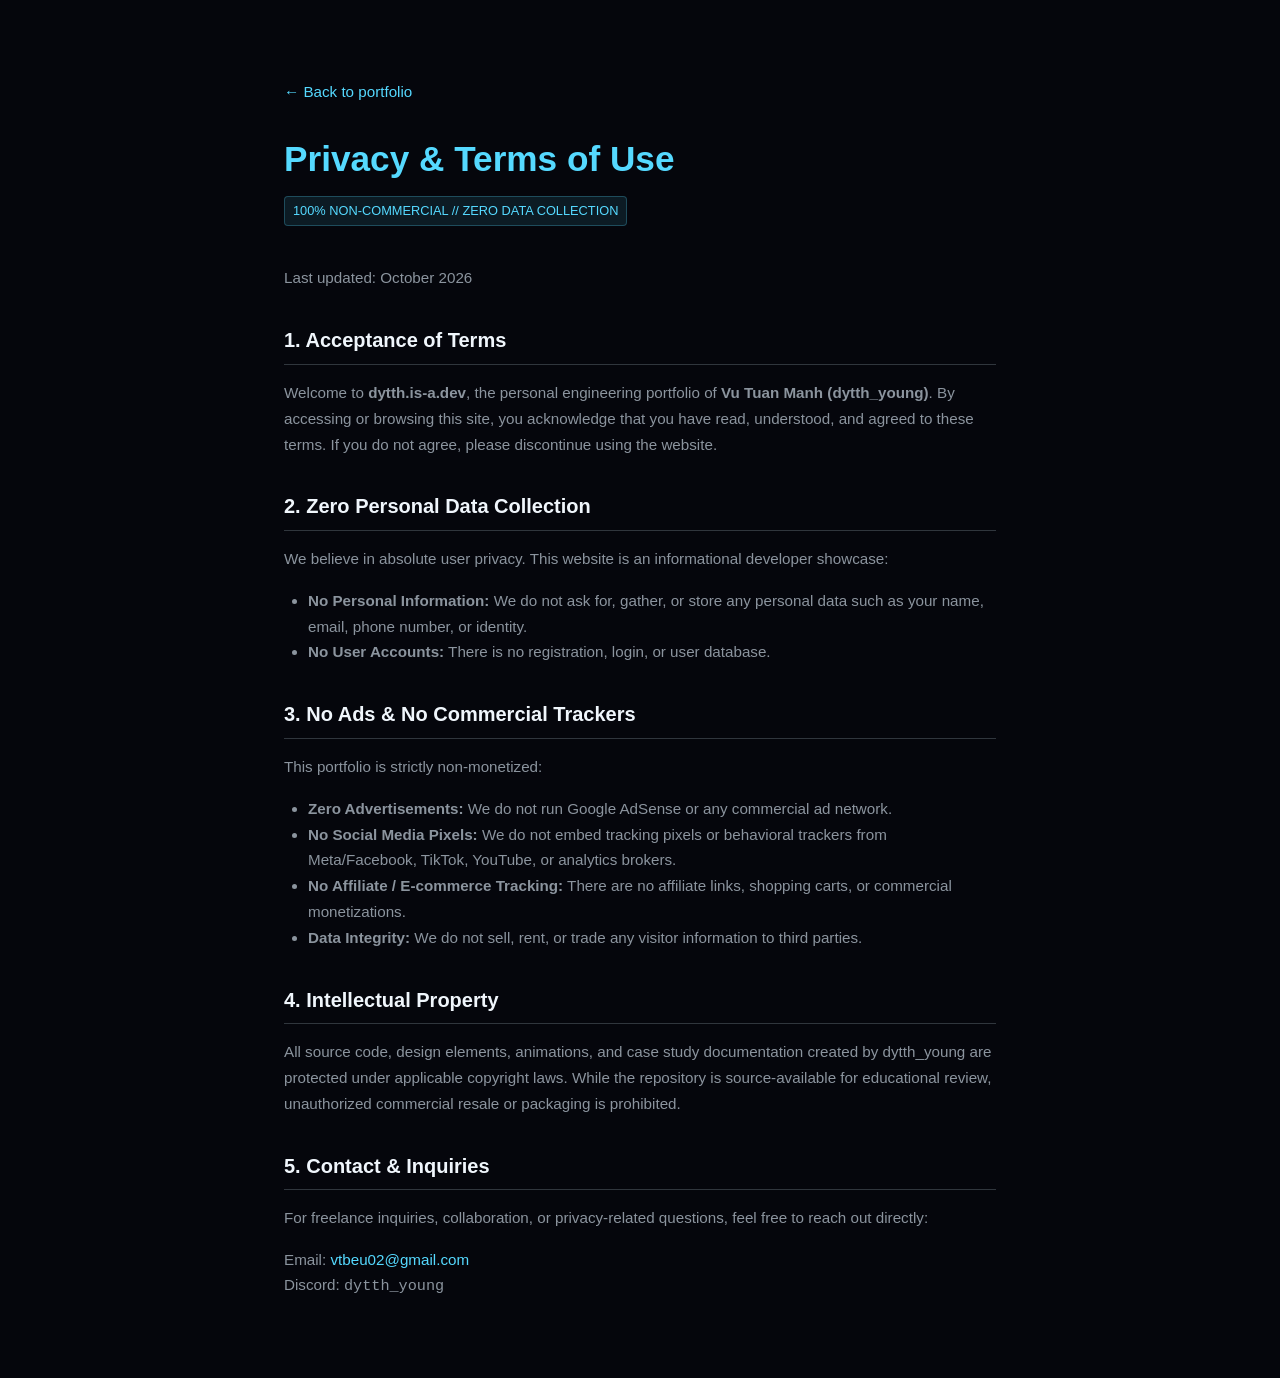
<file: privacy.html>
<!doctype html>
<html lang="en">
<head>
  <meta charset="utf-8">
  <meta name="viewport" content="width=device-width, initial-scale=1">
  <title>Privacy &amp; Terms — dytth_young</title>
  <meta name="description" content="Privacy commitment and terms of use for dytth.is-a.dev. 100% non-commercial, zero personal data collection.">
  <link rel="canonical" href="https://dytth.is-a.dev/privacy.html">
  <link rel="stylesheet" href="css/styles.css">
  <style>
    .legal-container {
      max-width: 760px;
      margin: 0 auto;
      padding: 64px 24px;
      color: #e6edf3;
      font-family: -apple-system, BlinkMacSystemFont, "Segoe UI", Roboto, sans-serif;
      line-height: 1.7;
    }
    .legal-container h1 { font-size: 2.2rem; color: #55d9ff; margin-bottom: 0.5rem; }
    .legal-container h2 { font-size: 1.25rem; color: #f0f6fc; margin-top: 2rem; margin-bottom: 0.75rem; border-bottom: 1px solid #30363d; padding-bottom: 0.4rem; }
    .legal-container p, .legal-container li { color: #8b949e; font-size: 0.95rem; }
    .legal-container ul { padding-left: 1.5rem; margin-bottom: 1rem; }
    .legal-container a { color: #55d9ff; text-decoration: none; }
    .legal-container a:hover { text-decoration: underline; }
    .badge-clean { display: inline-block; background: rgba(85,217,255,0.1); color: #55d9ff; border: 1px solid rgba(85,217,255,0.25); padding: 3px 8px; border-radius: 4px; font-size: 0.8rem; margin-bottom: 1.5rem; }
  </style>
</head>
<body>
  <main class="legal-container">
    <p><a href="/">← Back to portfolio</a></p>
    <h1>Privacy &amp; Terms of Use</h1>
    <div class="badge-clean">100% NON-COMMERCIAL // ZERO DATA COLLECTION</div>
    <p>Last updated: October 2026</p>

    <h2>1. Acceptance of Terms</h2>
    <p>Welcome to <strong>dytth.is-a.dev</strong>, the personal engineering portfolio of <strong>Vu Tuan Manh (dytth_young)</strong>. By accessing or browsing this site, you acknowledge that you have read, understood, and agreed to these terms. If you do not agree, please discontinue using the website.</p>

    <h2>2. Zero Personal Data Collection</h2>
    <p>We believe in absolute user privacy. This website is an informational developer showcase:</p>
    <ul>
      <li><strong>No Personal Information:</strong> We do not ask for, gather, or store any personal data such as your name, email, phone number, or identity.</li>
      <li><strong>No User Accounts:</strong> There is no registration, login, or user database.</li>
    </ul>

    <h2>3. No Ads &amp; No Commercial Trackers</h2>
    <p>This portfolio is strictly non-monetized:</p>
    <ul>
      <li><strong>Zero Advertisements:</strong> We do not run Google AdSense or any commercial ad network.</li>
      <li><strong>No Social Media Pixels:</strong> We do not embed tracking pixels or behavioral trackers from Meta/Facebook, TikTok, YouTube, or analytics brokers.</li>
      <li><strong>No Affiliate / E-commerce Tracking:</strong> There are no affiliate links, shopping carts, or commercial monetizations.</li>
      <li><strong>Data Integrity:</strong> We do not sell, rent, or trade any visitor information to third parties.</li>
    </ul>

    <h2>4. Intellectual Property</h2>
    <p>All source code, design elements, animations, and case study documentation created by dytth_young are protected under applicable copyright laws. While the repository is source-available for educational review, unauthorized commercial resale or packaging is prohibited.</p>

    <h2>5. Contact &amp; Inquiries</h2>
    <p>For freelance inquiries, collaboration, or privacy-related questions, feel free to reach out directly:</p>
    <p>Email: <a href="mailto:vtbeu02@gmail.com">vtbeu02@gmail.com</a><br>Discord: <code>dytth_young</code></p>
  </main>
  <script type="module" src="js/privacy.js"></script>
</body>
</html>
</file>
<file: css/styles.css>
/* ==========================================================================
   dytth_young - Master Stylesheet
   Theme: Minimalist Cyberpunk & Dark Editorial Precision
   Typography: Unbounded (Display) + Sora (Body)
   Borders: Strictly 0px radius (Sharp rectangular brutalism)
   ========================================================================== */



/* --------------------------------------------------------------------------
   1. Design Tokens & Base Setup
   -------------------------------------------------------------------------- */
:root {
  --bg: #05060c;
  --panel: #090c14;
  --line: rgba(255, 255, 255, 0.22);
  --line-base: #f4f5f8;
  --text: #f7f8fc;
  --muted: #9298aa;
  --cyan: #35ddff;
  --violet: #8170ff;
  --bridge: #5ba6ff;
  --display: "Unbounded", sans-serif;
  --body: "Sora", sans-serif;
  --sans: var(--body);
  --mono: var(--body);
}

* {
  box-sizing: border-box;
}

html {
  overflow-x: clip;
  max-width: 100vw;
  width: 100%;
  scrollbar-color: #5968ff #070912;
  scrollbar-width: thin;
}

@media (hover: hover) and (pointer: fine) {
  html {
    scroll-behavior: smooth;
  }
}

body {
  margin: 0;
  overflow-x: clip;
  max-width: 100vw;
  width: 100%;
  -webkit-overflow-scrolling: touch;
  background: var(--bg);
  color: var(--text);
  font-family: var(--body);
  line-height: 1.5;
}

button {
  font-family: var(--body);
}

a {
  color: inherit;
  text-decoration: none;
}

img {
  display: block;
  max-width: 100%;
}

::selection {
  background: var(--violet);
  color: #fff;
}

/* Custom Scrollbars */
::-webkit-scrollbar {
  width: 12px;
}

::-webkit-scrollbar-track {
  background: #070912;
  border-left: 1px solid rgba(255, 255, 255, 0.08);
}

::-webkit-scrollbar-thumb {
  border: 3px solid #070912;
  border-radius: 999px;
  background: linear-gradient(180deg, #34ddff, #765cff);
}

::-webkit-scrollbar-thumb:hover {
  background: linear-gradient(180deg, #78ebff, #9b87ff);
}

/* Scroll Lock States */
html.modal-open,
body.modal-open,
html.is-loading,
body.is-loading {
  overflow: hidden !important;
  height: 100% !important;
  overscroll-behavior: none !important;
  touch-action: none !important;
}

/* --------------------------------------------------------------------------
   2. Canvas Starfield & Vignette
   -------------------------------------------------------------------------- */
.starfield-canvas {
  position: fixed;
  inset: 0;
  z-index: 0;
  width: 100vw;
  height: 100vh;
  pointer-events: none;
  transform: translateZ(0);
}

.ambient-vignette {
  position: fixed;
  inset: 0;
  z-index: 0;
  pointer-events: none;
  background: radial-gradient(ellipse at 50% 45%, transparent 45%, rgba(3, 4, 8, 0.45) 75%, rgba(2, 3, 6, 0.85) 100%);
}

main {
  position: relative;
  z-index: 1;
  overflow-x: clip;
  max-width: 100vw;
  width: 100%;
}

/* --------------------------------------------------------------------------
   3. Terminal Loading Screen
   -------------------------------------------------------------------------- */
.project-loading-screen {
  position: fixed;
  inset: 0;
  z-index: 100000;
  display: flex;
  flex-direction: column;
  align-items: center;
  justify-content: center;
  width: 100vw;
  height: 100dvh;
  padding: 24px;
  overflow: hidden;
  background: #05060c;
  color: #f7f8fc;
  opacity: 1;
  visibility: visible;
  transition: opacity 0.45s cubic-bezier(0.16, 1, 0.3, 1), visibility 0.45s ease;
  pointer-events: auto;
}

.project-loading-screen.is-fading {
  opacity: 0;
  visibility: hidden;
  pointer-events: none;
}

.project-loading-screen[hidden] {
  display: none !important;
}

.terminal-loader-line {
  display: inline-flex;
  align-items: center;
  gap: 8px;
  font-family: var(--body);
  font-size: clamp(12px, 1.3vw, 15px);
  font-weight: 500;
  color: #e6ebf5;
  letter-spacing: 0.08em;
  text-transform: uppercase;
}

.terminal-prompt {
  color: var(--cyan);
  font-weight: 700;
}

.terminal-text {
  color: #e6ebf5;
  font-weight: 500;
}

.terminal-pct {
  color: #ffffff;
  font-weight: 700;
  transition: color 0.2s ease;
}

.project-loading-screen[data-state="error"] .terminal-pct {
  color: #f23f43;
}

.terminal-cursor {
  display: inline-block;
  color: var(--cyan);
  font-weight: 700;
  animation: terminalBlink 0.9s infinite;
}

@keyframes terminalBlink {
  0%, 100% { opacity: 1; }
  50% { opacity: 0; }
}

.terminal-retry-btn {
  margin-top: 20px;
  padding: 8px 16px;
  border: 1px dashed rgba(255, 255, 255, 0.35);
  border-radius: 0;
  background: transparent;
  color: #e2e8f0;
  font-family: var(--body);
  font-size: 11px;
  letter-spacing: 0.1em;
  text-transform: uppercase;
  cursor: pointer;
  transition: all 0.2s ease;
}

.terminal-retry-btn:hover,
.terminal-retry-btn:focus-visible {
  border-color: var(--cyan);
  color: var(--cyan);
  background: rgba(53, 221, 255, 0.08);
  outline: none;
}

/* --------------------------------------------------------------------------
   4. Centered Hero & Hero Title Spacing (Guaranteed Never Wrap)
   -------------------------------------------------------------------------- */
.hero {
  min-height: 100svh;
  width: 100%;
  max-width: 100vw;
  box-sizing: border-box;
  overflow-x: hidden;
  display: flex !important;
  align-items: center !important;
  justify-content: center !important;
  padding: clamp(50px, 7vw, 90px) 16px clamp(40px, 6vw, 70px) !important;
  position: relative;
  z-index: 2;
  margin: 0 auto !important;
}

.hero-center {
  width: 100%;
  max-width: min(100%, 780px) !important;
  margin: 0 auto !important;
  display: flex;
  flex-direction: column;
  align-items: center;
  justify-content: center;
  text-align: center;
  box-sizing: border-box;
}

.unselectable,
.hero-center #hero-title,
.hero-center .alias {
  user-select: none !important;
  -webkit-user-select: none !important;
  -moz-user-select: none !important;
  -ms-user-select: none !important;
  cursor: default !important;
}

.hero-center #hero-title {
  margin: 0 auto 10px auto !important;
  padding: 0 !important;
  width: max-content !important;
  max-width: 100% !important;
  box-sizing: border-box !important;
  font-family: var(--display) !important;
  font-weight: 600 !important;
  font-size: clamp(2.2rem, 5.2vw, 4.2rem) !important;
  line-height: 1.08 !important;
  letter-spacing: -0.055em !important;
  justify-content: center !important;
  text-align: center !important;
  display: inline-flex !important;
  flex-wrap: nowrap !important;
  white-space: nowrap !important;
  align-items: baseline !important;
  pointer-events: none;
  overflow: visible;
  background: none;
  color: inherit;
  -webkit-text-fill-color: initial;
}

.hero h1 .name-cyan,
.hero h1 .name-bridge,
.hero h1 .name-violet {
  display: inline-flex !important;
  flex-wrap: nowrap !important;
  white-space: nowrap !important;
}

.hero h1 .name-cyan {
  color: var(--cyan);
  text-shadow: 0 0 24px rgba(53, 221, 255, 0.24);
}

.hero h1 .name-bridge {
  color: var(--bridge);
  text-shadow: 0 0 24px rgba(91, 166, 255, 0.33);
}

/* Underscore spacing: Ensures '_' and 'y' have generous breathing space and never collide */
.hero h1 .name-bridge .scatter-char {
  display: inline-block !important;
  color: var(--bridge) !important;
  -webkit-text-fill-color: var(--bridge) !important;
  margin-left: 0.05em !important;
  margin-right: 0.20em !important;
  text-shadow: 0 0 24px rgba(91, 166, 255, 0.35);
}

.hero h1 .name-violet {
  color: var(--violet);
  text-shadow: 0 0 24px rgba(129, 112, 255, 0.24);
}

.hero-center #hero-title .scatter-char {
  display: inline-block;
  will-change: transform, opacity;
  transform-origin: 50% 50%;
  pointer-events: none;
}

.hero-center .alias {
  display: block !important;
  width: 100% !important;
  max-width: 100% !important;
  box-sizing: border-box !important;
  margin: 0 0 24px 0 !important;
  padding: 0 !important;
  font-family: var(--body) !important;
  font-size: clamp(12.5px, 1.1vw, 15px) !important;
  color: #9aa2b8 !important;
  text-align: center !important;
  will-change: transform, opacity;
  pointer-events: none;
}

/* --------------------------------------------------------------------------
   5. Discord Profile Card & Typewriter Bio
   -------------------------------------------------------------------------- */
.hero-center .discord-card {
  position: relative !important;
  inset: auto !important;
  width: 100% !important;
  max-width: 440px !important;
  margin: 0 auto !important;
  padding: 0 !important;
  box-sizing: border-box !important;
  display: flex !important;
  justify-content: center !important;
}

.hero-center .discord-profile {
  position: relative !important;
  width: 100% !important;
  max-width: 440px !important;
  box-sizing: border-box !important;
  overflow: hidden !important;
  border-radius: 0 !important;
  border: 1px solid rgba(255, 255, 255, 0.28) !important;
  background: linear-gradient(165deg, #073c3e 0%, #101b32 51%, #250029 100%) !important;
  box-shadow: 0 24px 65px rgba(0, 0, 0, 0.7) !important;
}

.hero-socials {
  position: absolute !important;
  top: 12px !important;
  right: 12px !important;
  z-index: 15 !important;
  margin: 0 !important;
  display: flex !important;
  flex-wrap: wrap !important;
  justify-content: flex-end !important;
  max-width: calc(100% - 24px) !important;
  gap: 6px !important;
}

.hero-socials a,
.hero-socials button {
  width: 32px !important;
  height: 32px !important;
  background: rgba(10, 14, 24, 0.75) !important;
  border: 1px solid rgba(255, 255, 255, 0.22) !important;
  border-radius: 50% !important;
  padding: 0 !important;
  box-shadow: 0 4px 14px rgba(0, 0, 0, 0.4) !important;
  display: grid !important;
  place-items: center !important;
  color: #fff !important;
  cursor: pointer;
  transition: all 0.2s cubic-bezier(0.16, 1, 0.3, 1) !important;
}

.hero-socials a:hover,
.hero-socials button:hover {
  background: #ffffff !important;
  color: #05060c !important;
  border-color: #ffffff !important;
  transform: translateY(-2px) scale(1.08) !important;
}

.hero-socials img {
  width: 14px !important;
  height: 14px !important;
}

.hero-socials svg {
  width: 15px !important;
  height: 15px !important;
  stroke: #ffffff !important;
  color: #ffffff !important;
}

.hero-socials a:hover svg,
.hero-socials button:hover svg {
  stroke: #05060c !important;
}

.discord-mini-banner {
  height: 132px;
  border-bottom: 1px solid rgba(255, 255, 255, 0.12);
  background: radial-gradient(circle at 76% 18%, rgba(94, 231, 215, 0.33), transparent 28%),
              linear-gradient(135deg, #153653, #33265e 55%, #0a6b68);
}

.discord-profile-content {
  padding: 0 22px 22px;
}

.profile-top {
  display: flex;
  align-items: flex-end;
  gap: 14px;
  margin-top: -42px;
}

.avatar-cluster {
  position: relative;
  flex: 0 0 94px;
  width: 94px;
  height: 94px;
}

.discord-avatar {
  width: 94px;
  height: 94px;
  object-fit: cover;
  object-position: center;
  border: 6px solid #0d2734;
  border-radius: 50%;
  clip-path: circle(50%);
  background: #23283a;
}

.presence-dot {
  position: absolute;
  right: 5px;
  bottom: 3px;
  width: 21px;
  height: 21px;
  border: 4px solid #0d2734;
  border-radius: 50%;
  background: #80848e;
}

.presence-dot.online {
  background: #23a55a;
  box-shadow: 0 0 10px #23a55a;
  animation: presenceBreathing 3s ease-in-out infinite;
}

@keyframes presenceBreathing {
  0%, 100% {
    box-shadow: 0 0 6px rgba(35, 165, 90, 0.45);
    transform: scale(1);
  }
  50% {
    box-shadow: 0 0 16px rgba(35, 165, 90, 0.95);
    transform: scale(1.06);
  }
}

.presence-dot.idle { background: #f0b232; }
.presence-dot.dnd { background: #f23f43; }

.discord-identity {
  min-width: 0;
  padding-bottom: 7px;
  text-align: left;
}

.discord-name {
  padding: 0;
  border: 0;
  background: none;
  color: #fff;
  cursor: pointer;
  font-family: var(--display);
  font-size: 1.45rem;
  font-weight: 700;
  text-shadow: 0 0 12px rgba(94, 231, 215, 0.72);
}

.discord-handle {
  color: #d0d4e2;
  font: 400 10.5px var(--body);
}

.discord-section {
  margin-top: 16px;
  text-align: left;
}

.discord-section label {
  display: block;
  margin-bottom: 7px;
  font-size: 10px;
  font-weight: 800;
  text-transform: uppercase;
  color: #949eff;
}

.discord-bio {
  margin: 0;
  color: #fff;
  font: 400 12.5px/1.48 var(--body);
  white-space: pre-line;
  min-height: 38px;
}

.typewriter-cursor {
  display: inline-block;
  color: var(--cyan);
  font-weight: 700;
  margin-left: 2px;
  animation: typewriterBlink 0.75s infinite;
}

.typewriter-cursor.cursor-idle {
  animation: typewriterBlink 1.4s infinite;
  opacity: 0.6;
}

@keyframes typewriterBlink {
  0%, 100% { opacity: 1; }
  50% { opacity: 0; }
}

.discord-playing {
  margin-top: 15px;
  padding: 12px;
  border-radius: 0;
  background: rgba(255, 255, 255, 0.08);
  border: 1px solid rgba(255, 255, 255, 0.12);
  text-align: left;
}

.playing-head {
  display: flex;
  justify-content: space-between;
  color: #d9d9e1;
  font-size: 10px;
  font-weight: 800;
}

.playing-body {
  display: flex;
  align-items: center;
  gap: 11px;
  margin-top: 8px;
}

.bot-activity-icon {
  flex: 0 0 52px;
  width: 52px;
  height: 52px;
  object-fit: cover;
  object-position: center;
  border: 2px solid rgba(255, 255, 255, 0.15);
  border-radius: 0;
  background: #171922;
}

.playing-body > div:last-child {
  min-width: 0;
}

.playing-body strong {
  display: block;
  overflow: hidden;
  max-width: 260px;
  text-overflow: ellipsis;
  white-space: nowrap;
  font-size: 12px;
}

.playing-body span {
  display: flex;
  align-items: center;
  gap: 5px;
  margin-top: 5px;
  color: #60d98b;
  font: 500 9.5px var(--body);
}

/* --------------------------------------------------------------------------
   6. Project Category Sections & Grid Cards
   -------------------------------------------------------------------------- */
.project-category-section {
  padding: clamp(36px, 5vw, 76px) 0;
  border-top: 1px solid rgba(255, 255, 255, 0.05);
}

.project-category-section:first-of-type {
  border-top: none;
}

.section-head {
  padding: 0 clamp(22px, 5vw, 92px);
  margin-bottom: clamp(24px, 3.5vw, 46px);
}

.section-head h2 {
  position: relative;
  display: inline-block;
  margin: 0;
  font-family: var(--display);
  font-size: clamp(2.4rem, 5.5vw, 4.4rem);
  font-weight: 600;
  line-height: 1.0;
  letter-spacing: -0.055em;
  background: none;
  color: #f4f5f8;
  -webkit-text-fill-color: currentColor;
}

.section-head h2::after {
  content: '';
  position: absolute;
  bottom: -10px;
  left: 0;
  width: 52px;
  height: 2px;
  background: #ffffff;
  transform: scaleX(0);
  transform-origin: left;
  transition: transform 0.5s cubic-bezier(0.16, 1, 0.3, 1) 0s;
}

.section-head > p {
  margin: 12px 0 0;
  color: var(--muted);
  font: 400 clamp(13px, 1.1vw, 15px) var(--body);
}

/* Category heading: slides in from LEFT on scroll down, slides back LEFT & vanishes on scroll up */
.reveal-from-left {
  opacity: 0;
  transform: translateX(-90px);
  transition: transform 0.85s cubic-bezier(0.16, 1, 0.3, 1), opacity 0.75s ease-out;
  will-change: transform, opacity;
}

.reveal-from-left.on {
  opacity: 1;
  transform: translateX(0);
  transition: transform 1.05s cubic-bezier(0.16, 1, 0.3, 1), opacity 0.9s ease-out;
}

.reveal-from-left.on h2::after {
  transform: scaleX(1);
  transition: transform 0.9s cubic-bezier(0.16, 1, 0.3, 1) 0.35s;
}

.projects-grid {
  display: grid;
  grid-template-columns: repeat(auto-fit, minmax(min(100%, 520px), 1fr));
  gap: 32px;
  padding: 0 clamp(18px, 4.5vw, 84px);
  max-width: 1400px;
  margin: 0 auto;
}

/* Project cards: jump up from BOTTOM one after another on scroll down, slide back down on scroll up */
.project-card {
  position: relative;
  background: #090c14;
  border: 1px solid rgba(255, 255, 255, 0.32) !important;
  border-radius: 0 !important;
  overflow: visible;
  cursor: pointer;
}

.project-card.reveal-up {
  opacity: 0;
  transform: translateY(80px);
  transition: transform 0.85s cubic-bezier(0.16, 1, 0.3, 1), opacity 0.75s ease-out;
  will-change: transform, opacity;
}

.project-card.reveal-up.on {
  opacity: 1;
  transform: translateY(0);
  transition: transform 1.05s cubic-bezier(0.16, 1, 0.3, 1), opacity 0.9s ease-out, border-color 0.25s ease, box-shadow 0.3s ease !important;
  transition-delay: calc(var(--stagger, 0) * 0.18s), calc(var(--stagger, 0) * 0.18s), 0s, 0s !important;
}

.project-card.reveal-up.on:hover,
.project-card.reveal-up.on:focus-visible {
  transform: translateY(-8px) !important;
  border-color: rgba(124, 140, 255, 0.9) !important;
  outline: none;
  box-shadow:
    0 0 0 1px rgba(94, 231, 215, 0.12),
    0 16px 45px rgba(0, 0, 0, 0.42),
    0 0 34px rgba(91, 112, 255, 0.18) !important;
  transition: transform 0.3s cubic-bezier(0.16, 1, 0.3, 1), border-color 0.25s ease, box-shadow 0.3s ease !important;
  transition-delay: 0s !important;
}

.project-card-media {
  position: relative;
  width: 100%;
  aspect-ratio: 16 / 9.5;
  min-height: 280px;
  background: #05060b;
  overflow: hidden;
  border-radius: 0 !important;
  border-bottom: 1px solid rgba(255, 255, 255, 0.22) !important;
  z-index: 2;
}

.project-card-media img {
  width: 100%;
  height: 100%;
  object-fit: cover;
  object-position: center;
  transition: transform 0.35s cubic-bezier(0.16, 1, 0.3, 1);
  display: block;
}

.project-card:hover .project-card-media img {
  transform: scale(1.035);
}

.project-card-overlay {
  position: absolute;
  inset: 0;
  background: linear-gradient(180deg, transparent 50%, rgba(0, 0, 0, 0.4) 100%);
  display: flex;
  align-items: flex-end;
  justify-content: space-between;
  padding: 20px 24px;
  opacity: 0;
  transition: opacity 0.25s ease;
  pointer-events: none;
}

.project-card:hover .project-card-overlay {
  opacity: 1;
}

.project-card-badge {
  font-family: var(--body);
  font-size: 11px;
  font-weight: 600;
  letter-spacing: 0.08em;
  text-transform: uppercase;
  color: #ffffff;
  background: rgba(8, 10, 18, 0.88);
  padding: 6px 14px;
  border: 1px solid rgba(255, 255, 255, 0.3);
  border-radius: 0 !important;
}

.project-card-arrow {
  width: 36px;
  height: 36px;
  background: #ffffff;
  color: #05060c;
  display: grid;
  place-items: center;
  border-radius: 0 !important;
  box-shadow: 0 4px 12px rgba(0, 0, 0, 0.5);
  transform: translateY(4px);
  transition: transform 0.25s ease;
}

.project-card:hover .project-card-arrow {
  transform: translateY(0);
}

.project-card-info {
  padding: 20px 24px;
  background: #090c14;
  border-radius: 0 !important;
}

.project-card-title {
  margin: 0;
  font-family: var(--display);
  font-size: 1.35rem;
  font-weight: 600;
  color: #f7f8fc;
}

.project-card-meta {
  margin: 8px 0 0;
  color: #8992aa;
  font: 500 10px/1.5 var(--body);
  letter-spacing: 0.035em;
  text-transform: uppercase;
}

.project-media-missing {
  display: grid;
  width: 100%;
  min-height: 260px;
  place-items: center;
  padding: 24px;
  color: #677089;
  font: 500 11px/1.5 var(--body);
  letter-spacing: 0.08em;
  text-align: center;
  text-transform: uppercase;
}

/* --------------------------------------------------------------------------
   7. Certificates Section
   -------------------------------------------------------------------------- */
#certs {
  padding-inline: clamp(22px, 5vw, 92px);
  padding-top: clamp(48px, 6vw, 92px);
}

#certs .section-head {
  padding: 0;
}

.credentials {
  display: grid;
  grid-template-columns: repeat(auto-fit, minmax(280px, 1fr));
  gap: 16px;
}

.cert {
  position: relative;
  min-height: 200px;
  padding: 24px;
  border-radius: 0 !important;
  border: 1px solid rgba(255, 255, 255, 0.22) !important;
  background: #090c14 !important;
  box-shadow:
    inset 0 1px 0 0 rgba(255, 255, 255, 0.14),
    0 2px 4px rgba(2, 3, 6, 0.4),
    0 8px 20px -4px rgba(2, 3, 6, 0.5) !important;
  transition: transform 0.35s cubic-bezier(0.16, 1, 0.3, 1),
              border-color 0.3s ease,
              box-shadow 0.35s ease !important;
}

.cert:hover {
  border-color: var(--cyan) !important;
  transform: translateY(-4px);
  box-shadow: 0 0 30px rgba(94, 231, 215, 0.25) !important;
}

.cert > svg,
.cert > i {
  color: #9e8cff;
}

.cert > a {
  position: absolute;
  top: 20px;
  right: 20px;
  color: var(--muted);
  transition: color 0.2s ease;
}

.cert > a:hover {
  color: #fff;
}

.cert h3 {
  margin: 46px 0 6px;
  font-family: var(--display);
  font-size: 1.12rem;
  font-weight: 600;
  color: #fff;
}

.cert p {
  margin: 0;
  color: var(--muted);
  font: 400 10px var(--body);
}

/* --------------------------------------------------------------------------
   8. Slogan Spotlight & Footer Contact
   -------------------------------------------------------------------------- */
.contact {
  display: flex;
  align-items: center;
  justify-content: space-between;
  gap: 28px;
  margin-top: 70px;
  padding: clamp(34px, 5vw, 65px) clamp(22px, 5vw, 92px) !important;
  border-top: 1px solid rgba(255, 255, 255, 0.1);
  background: #080a10;
}

.contact h2 {
  margin: 0;
  font-size: clamp(2rem, 4vw, 3.8rem);
  line-height: 1.05;
  cursor: default;
  font-family: var(--display);
}

.contact h2 .slogan-line {
  display: inline-block;
  color: var(--line-base);
  background-repeat: no-repeat;
  background-clip: text;
  -webkit-background-clip: text;
  transition: filter 0.18s ease;
}

.contact h2 .slogan-primary {
  font-family: var(--display) !important;
  color: #f4f5f8;
  --line-base: #f4f5f8;
}

.contact h2 .slogan-secondary {
  font-family: var(--body) !important;
  color: #7f879b;
  --line-base: #7f879b;
}

.contact h2.is-lit .slogan-line {
  color: transparent;
  -webkit-text-fill-color: transparent;
  background-image: radial-gradient(circle 105px at var(--light-x) var(--light-y), #5ceaff 0, #8574ff 38%, var(--line-base) 82%);
  filter: drop-shadow(0 0 10px rgba(86, 231, 255, 0.16));
}

.contact-side {
  display: flex;
  flex-direction: column;
  align-items: flex-end;
  gap: 14px;
}

.contact-links {
  display: flex;
  flex-wrap: wrap;
  gap: 8px;
  justify-content: flex-end;
  margin: 0;
}

.contact-links a,
.contact-links button {
  position: relative;
  display: grid;
  width: 42px;
  height: 42px;
  place-items: center;
  border: 1px solid rgba(255, 255, 255, 0.22);
  border-radius: 50%;
  background: rgba(9, 11, 22, 0.85);
  color: #fff;
  cursor: pointer;
  transition: all 0.2s cubic-bezier(0.16, 1, 0.3, 1);
}

.contact-links a:hover,
.contact-links button:hover {
  border-color: #fff;
  background: #fff;
  color: #111;
  transform: translateY(-2px);
}

.contact-links img {
  width: 17px;
  height: 17px;
}

.contact-links svg {
  width: 18px !important;
  height: 18px !important;
  stroke: currentColor !important;
}

.contact-links a:hover svg,
.contact-links button:hover svg {
  stroke: #111 !important;
}

.contact-playground {
  display: flex;
  align-items: center;
  justify-content: flex-end;
  gap: 16px;
  width: 100%;
}

.playground-link {
  display: inline-flex;
  align-items: center;
  gap: 6px;
  color: #8993a8;
  font-family: var(--body);
  font-size: 11.5px;
  font-weight: 500;
  letter-spacing: 0.04em;
  text-decoration: none;
  transition: color 0.2s ease;
}

.playground-link:hover {
  color: var(--cyan);
}

.playground-link i,
.playground-link svg {
  transition: transform 0.2s ease;
}

.playground-link:hover i,
.playground-link:hover svg {
  transform: translate(2px, -2px);
}

/* Tooltip */
[data-tooltip] {
  position: relative;
}

[data-tooltip]:after {
  content: attr(data-tooltip);
  position: absolute;
  z-index: 20;
  bottom: calc(100% + 12px);
  left: 50%;
  width: max-content;
  max-width: 240px;
  padding: 6px 10px;
  transform: translate(-50%, 6px);
  border: 1px solid rgba(255, 255, 255, 0.24);
  border-radius: 4px;
  background: rgba(16, 19, 29, 0.95);
  color: #fff;
  box-shadow: 0 8px 24px rgba(0, 0, 0, 0.5);
  opacity: 0;
  pointer-events: none;
  font: 500 10px var(--body);
  white-space: nowrap;
  transition: opacity 0.18s ease, transform 0.18s ease;
}

[data-tooltip]:hover:after,
[data-tooltip]:focus-visible:after {
  transform: translate(-50%, 0);
  opacity: 1;
}

.hero .socials [data-tooltip]:after {
  bottom: auto;
  top: calc(100% + 12px);
}

/* --------------------------------------------------------------------------
   9. Project Details Popup Modal (Hardware-Accelerated 120FPS Case Study)
   -------------------------------------------------------------------------- */
.project-modal {
  position: fixed;
  inset: 0;
  width: 100vw;
  height: 100dvh;
  max-width: 100vw;
  max-height: 100dvh;
  z-index: 99999;
  display: flex;
  align-items: center;
  justify-content: center;
  padding: 12px;
  box-sizing: border-box;
  overflow: hidden;
  visibility: hidden;
  opacity: 0;
  pointer-events: none;
  transition: opacity 0.24s ease, visibility 0.24s ease;
  overscroll-behavior: contain;
  touch-action: none;
}

.project-modal.is-open {
  visibility: visible;
  opacity: 1;
  pointer-events: auto;
}

/* Solid high-contrast backdrop without GPU-intensive blurs */
.project-modal-backdrop {
  position: fixed;
  inset: 0;
  background: rgba(4, 6, 12, 0.95);
  touch-action: none;
}

.project-modal-dialog {
  position: relative;
  width: min(calc(100vw - 32px), 820px) !important;
  max-width: calc(100vw - 32px) !important;
  min-width: 0 !important;
  max-height: calc(100dvh - 36px);
  margin: auto;
  overflow-y: auto;
  overflow-x: hidden;
  background: #080a12;
  border: 1px solid #ffffff !important;
  border-radius: 0 !important;
  box-shadow: 0 16px 45px rgba(0, 0, 0, 0.85), 0 0 0 1px rgba(255, 255, 255, 0.18) !important;
  box-sizing: border-box !important;
  transform: translateY(12px) translateZ(0);
  transition: transform 0.22s cubic-bezier(0.16, 1, 0.3, 1);
  scrollbar-width: thin;
  scrollbar-color: #5968ff #070912;
  overscroll-behavior: contain;
  touch-action: pan-y;
  -webkit-overflow-scrolling: touch;
  z-index: 2;
  contain: layout style;
}

.project-modal.is-open .project-modal-dialog {
  transform: translateY(0) translateZ(0);
}

.project-modal-dialog::-webkit-scrollbar {
  width: 12px;
}

.project-modal-dialog::-webkit-scrollbar-track {
  background: #070912;
  border-left: 1px solid rgba(255, 255, 255, 0.08);
}

.project-modal-dialog::-webkit-scrollbar-thumb {
  border: 3px solid #070912;
  border-radius: 999px;
  background: linear-gradient(180deg, #34ddff, #765cff);
}

.project-modal-dialog::-webkit-scrollbar-thumb:hover {
  background: linear-gradient(180deg, #78ebff, #9b87ff);
}

/* Sticky Close Bar */
.modal-sticky-bar {
  position: sticky;
  top: 0;
  left: 0;
  width: 100%;
  height: 0;
  display: flex;
  justify-content: flex-end;
  z-index: 50;
  pointer-events: none;
}

.project-modal-close {
  pointer-events: auto;
  position: relative;
  margin-top: 14px;
  margin-right: 14px;
  z-index: 55;
  width: 36px;
  height: 36px;
  border-radius: 0 !important;
  border: 1px solid rgba(255, 255, 255, 0.6);
  background: #080a12;
  color: #ffffff;
  display: flex;
  align-items: center;
  justify-content: center;
  cursor: pointer;
  outline: none;
  box-shadow: 0 4px 14px rgba(0, 0, 0, 0.6);
  transition: all 0.2s ease;
}

.project-modal-close:hover {
  color: #05060c;
  background: #ffffff;
  border-color: #ffffff;
  transform: rotate(90deg);
}

.project-modal-body {
  width: 100% !important;
  max-width: 100% !important;
  min-width: 0 !important;
  box-sizing: border-box !important;
  overflow-x: hidden !important;
}

.case-cover-wrap {
  width: 100% !important;
  max-width: 100% !important;
  background: #020307;
  border-bottom: 1px solid rgba(255, 255, 255, 0.3);
  box-sizing: border-box;
  overflow: hidden;
}

.case-cover-wrap img {
  width: 100% !important;
  height: auto;
  max-height: 400px;
  object-fit: cover;
  object-position: center;
  display: block;
}

.modal-body {
  padding: 32px 36px 40px 36px;
  box-sizing: border-box;
}

.modal-header-meta {
  margin-bottom: 24px;
}

.modal-title {
  margin: 0;
  font-family: var(--display);
  font-size: clamp(1.6rem, 3.5vw, 2.4rem);
  font-weight: 700;
  color: #ffffff;
  line-height: 1.15;
}

/* Modal Actions Bar: Button on left, role badge on right opposite */
.modal-actions-bar {
  display: flex;
  align-items: center;
  justify-content: space-between;
  flex-wrap: wrap;
  gap: 14px;
  margin-top: 14px;
}

.modal-actions {
  display: flex;
  align-items: center;
  gap: 12px;
}

.modal-role-badge {
  font-family: var(--body);
  font-size: 13px;
  font-weight: 500;
  color: #949eff;
  letter-spacing: 0.04em;
  margin-left: auto;
}

.proj-btn {
  display: inline-flex;
  align-items: center;
  gap: 8px;
  padding: 9px 20px;
  border-radius: 0 !important;
  font-family: var(--body);
  font-size: 13px;
  font-weight: 600;
  letter-spacing: 0.03em;
  cursor: pointer;
  transition: all 0.2s ease;
  text-decoration: none;
}

.proj-btn-primary {
  background: #ffffff;
  color: #05060c;
  border: 1px solid #ffffff;
}

.proj-btn-primary:hover {
  background: var(--cyan);
  border-color: var(--cyan);
  transform: translateY(-2px);
}

.proj-btn-secondary {
  width: auto !important;
  justify-content: flex-start;
  padding-inline: 4px;
  border: 0 !important;
  background: transparent !important;
  box-shadow: none !important;
  color: #f4f5f8;
}

.proj-btn-secondary:hover,
.proj-btn-secondary:focus-visible {
  border: 0 !important;
  background: transparent !important;
  box-shadow: none !important;
  color: #5ee7d7;
  outline: none;
  text-decoration: underline;
  text-underline-offset: 4px;
  transform: none;
}

/* Long-form Case Study Stream with content-visibility isolation */
.case-study-stream {
  display: flex;
  flex-direction: column;
  gap: 28px;
  margin-top: 28px;
  padding-top: 28px;
  border-top: 1px solid rgba(255, 255, 255, 0.12);
}

.case-article-section {
  display: flex;
  flex-direction: column;
  gap: 20px;
  padding: 24px 28px;
  background: rgba(255, 255, 255, 0.02);
  border: 1px solid rgba(255, 255, 255, 0.1);
  border-radius: 0 !important;
  content-visibility: auto;
  contain-intrinsic-size: auto 320px;
  contain: content;
}

.case-section-body {
  font-family: var(--body);
  font-size: 15px;
  line-height: 1.8;
  color: #ffffff;
  font-weight: 400;
  text-shadow: 0 0 1px rgba(255, 255, 255, 0.2);
}

.pillar-paragraph {
  margin: 0 0 16px 0;
  color: #ffffff;
}

.pillar-paragraph:last-child {
  margin-bottom: 0;
}

.pillar-list {
  margin: 0 0 16px 0;
  padding-left: 20px;
  color: #ffffff;
}

.pillar-list li {
  margin-bottom: 8px;
  line-height: 1.7;
}

.case-inline-media {
  margin: 0;
  width: 100%;
  border: 1px solid #ffffff !important;
  border-radius: 0 !important;
  overflow: hidden;
  background: #020306;
}

.case-inline-media img {
  width: 100%;
  height: auto;
  max-height: 480px;
  object-fit: contain;
  display: block;
  transform: translateZ(0);
}

.modal-footer-meta {
  margin-top: 36px;
  padding-top: 24px;
  border-top: 1px solid rgba(255, 255, 255, 0.1);
  display: flex;
  flex-direction: column;
  gap: 20px;
}

.modal-tech-stack {
  display: flex;
  flex-wrap: wrap;
  gap: 8px;
}

.tech-pill {
  padding: 5px 12px;
  background: rgba(255, 255, 255, 0.05);
  border: 1px solid rgba(255, 255, 255, 0.18);
  border-radius: 0 !important;
  font-family: var(--body);
  font-size: 11px;
  font-weight: 500;
  color: #d1d5db;
  text-transform: uppercase;
  letter-spacing: 0.04em;
}

.modal-playground-wrap {
  display: flex;
  justify-content: flex-end;
}

/* --------------------------------------------------------------------------
   10. Toast Notification & Reveal Utility
   -------------------------------------------------------------------------- */
.toast {
  position: fixed;
  z-index: 100001;
  bottom: 25px;
  left: 50%;
  padding: 10px 18px;
  transform: translate(-50%, 15px);
  border-radius: 0 !important;
  border: 1px solid #ffffff;
  background: #ffffff;
  color: #05060c;
  opacity: 0;
  pointer-events: none;
  transition: transform 0.22s ease, opacity 0.22s ease;
  font: 600 11px var(--body);
  letter-spacing: 0.05em;
  box-shadow: 0 8px 24px rgba(0, 0, 0, 0.6);
}

.toast.show {
  transform: translate(-50%, 0);
  opacity: 1;
}

.reveal {
  opacity: 0;
  transform: translateY(20px);
  transition: opacity 0.75s ease-out, transform 0.85s cubic-bezier(0.16, 1, 0.3, 1);
}

.reveal.on {
  opacity: 1;
  transform: none;
}

/* --------------------------------------------------------------------------
   11. Mobile & Tablet Responsive Optimizations
   -------------------------------------------------------------------------- */
@media (max-width: 768px) {
  html, body, main {
    overflow-x: clip !important;
    max-width: 100vw !important;
    width: 100% !important;
  }

  .section-head {
    padding: 0 16px !important;
    margin-bottom: 22px !important;
  }

  .section-head h2 {
    font-size: clamp(1.7rem, 7vw, 2.4rem) !important;
    line-height: 1.02 !important;
    letter-spacing: -0.05em !important;
    word-break: break-word !important;
  }

  .project-category-section {
    padding: 28px 0;
  }

  .projects-grid {
    grid-template-columns: 1fr;
    gap: 16px;
    padding-inline: 16px;
  }

  .project-card-media {
    min-height: 0;
    max-height: 220px;
  }

  .project-card-info {
    padding: 16px 18px;
  }

  .project-card-title {
    font-size: 1.2rem;
  }

  .contact {
    padding: 40px 16px !important;
    flex-direction: column;
    align-items: flex-start;
  }

  .contact h2 {
    font-size: clamp(1.4rem, 6vw, 2.2rem) !important;
    line-height: 1.2 !important;
  }

  .contact h2 .slogan-line {
    display: inline !important;
  }

  .contact-side {
    align-items: flex-start;
    width: 100%;
  }

  .contact-links {
    justify-content: flex-start;
  }

  .contact-playground {
    justify-content: flex-start;
  }

  .hero {
    padding-inline: 14px !important;
  }

  .hero-center {
    width: 100% !important;
    max-width: 100% !important;
  }

  .hero-center #hero-title {
    font-size: clamp(1.85rem, 6.8vw, 2.6rem) !important;
  }

  .project-modal {
    padding: 10px;
  }

  .project-modal-dialog {
    width: min(calc(100vw - 20px), 680px) !important;
    max-width: calc(100vw - 20px) !important;
    max-height: calc(100dvh - 24px);
  }

  .project-modal-close {
    margin-top: 10px;
    margin-right: 10px;
    width: 32px;
    height: 32px;
  }

  .case-cover-wrap img {
    max-height: 280px;
  }

  .modal-body {
    padding: 18px 20px 24px 20px;
  }

  .modal-title {
    font-size: 1.3rem;
  }

  .case-article-section {
    padding: 16px 18px;
    gap: 14px;
  }

  .case-section-body {
    font-size: 14px;
  }

  .case-inline-media img {
    max-height: 380px;
  }

  .modal-role-badge {
    margin-left: 0;
    width: 100%;
  }
}

@media (max-width: 480px) {
  .hero-center #hero-title {
    font-size: clamp(1.65rem, 6.5vw, 2.1rem) !important;
  }

  .project-modal {
    padding: 8px;
  }

  .project-modal-dialog {
    width: calc(100vw - 16px) !important;
    max-width: calc(100vw - 16px) !important;
    max-height: calc(100dvh - 16px);
  }

  .case-cover-wrap img {
    max-height: 200px;
  }

  .modal-body {
    padding: 14px 14px 20px 14px;
  }

  .modal-title {
    font-size: 1.15rem;
  }

  .case-study-stream {
    gap: 16px;
    margin-top: 18px;
    padding-top: 18px;
  }

  .case-article-section {
    padding: 14px;
    gap: 12px;
  }

  .case-section-body {
    font-size: 13.5px;
  }

  .case-inline-media img {
    max-height: 260px;
  }

  .modal-actions {
    flex-wrap: wrap;
  }

  .proj-btn {
    flex: 1 1 auto;
    justify-content: center;
    padding: 7px 12px;
    font-size: 11.5px;
  }
}
</file>
